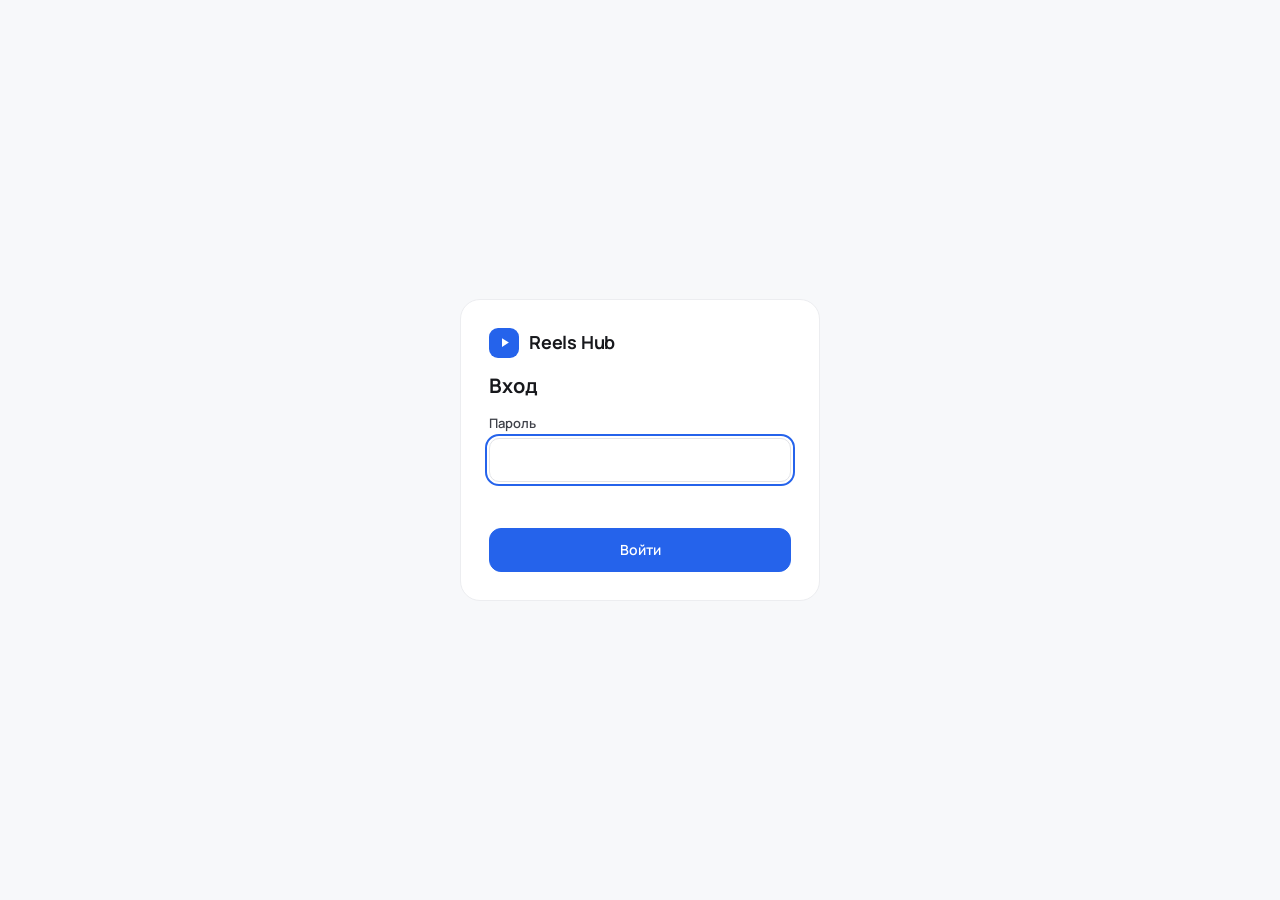
<file: index.html>
<!doctype html>
<html lang="ru">
<head>
<meta charset="utf-8">
<meta name="viewport" content="width=device-width, initial-scale=1, viewport-fit=cover">
<meta name="robots" content="noindex, nofollow">
<meta name="theme-color" content="#FFFFFF">
<title>Reels Hub</title>
<link rel="icon" href="assets/favicon.svg" type="image/svg+xml">
<link rel="preconnect" href="https://fonts.googleapis.com">
<link rel="preconnect" href="https://fonts.gstatic.com" crossorigin>
<link href="https://fonts.googleapis.com/css2?family=Manrope:wght@400;500;600;700&display=swap" rel="stylesheet">
<link rel="stylesheet" href="assets/style.css">
</head>
<body>
<div id="app"></div>
<script type="module" src="assets/app.js"></script>
</body>
</html>
</file>
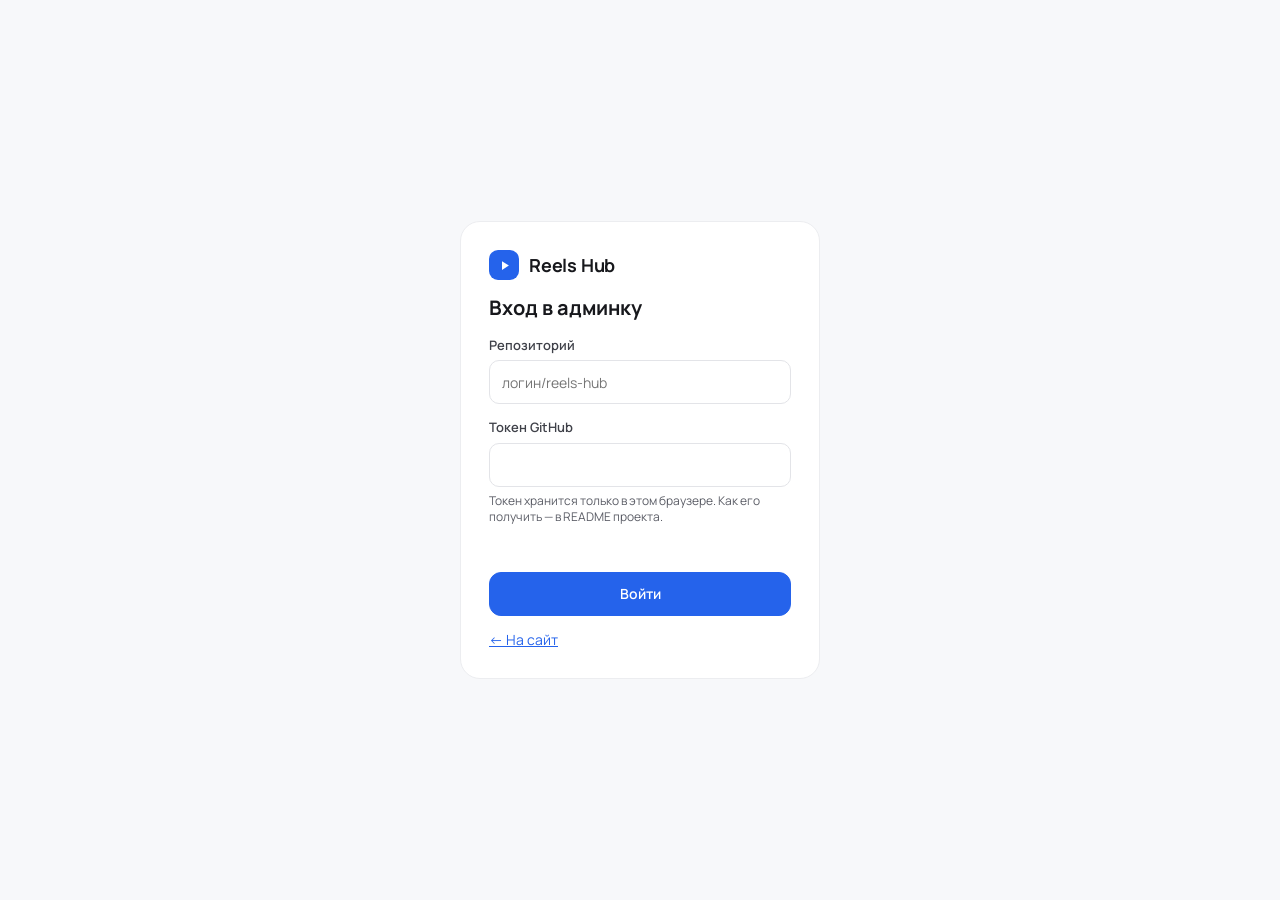
<file: admin.html>
<!doctype html>
<html lang="ru">
<head>
<meta charset="utf-8">
<meta name="viewport" content="width=device-width, initial-scale=1, viewport-fit=cover">
<meta name="robots" content="noindex, nofollow">
<title>Админка — Reels Hub</title>
<link rel="icon" href="assets/favicon.svg" type="image/svg+xml">
<link rel="preconnect" href="https://fonts.googleapis.com">
<link rel="preconnect" href="https://fonts.gstatic.com" crossorigin>
<link href="https://fonts.googleapis.com/css2?family=Manrope:wght@400;500;600;700&display=swap" rel="stylesheet">
<link rel="stylesheet" href="assets/style.css">
</head>
<body>
<div id="app"></div>
<script type="module" src="assets/admin.js"></script>
</body>
</html>
</file>
<file: assets/style.css>
:root {
  --accent: #2563EB;
  --accent-soft: #EEF3FE;
  --bg: #FFFFFF;
  --bg-alt: #F7F8FA;
  --chip: #F3F4F6;
  --line: #E3E4E8;
  --line-soft: #ECEDF0;
  --ink: #17181C;
  --ink-2: #3F4149;
  --muted: #5B5D66;
  --ok-bg: #E7F6EE; --ok: #146C43;
  --warn-bg: #FEF3E2; --warn: #8A4B08;
  --err: #B42318;
  --radius: 16px;
  color-scheme: light;
}

* { box-sizing: border-box; }
html, body { margin: 0; }
body {
  background: var(--bg);
  color: var(--ink);
  font-family: Manrope, system-ui, -apple-system, "Segoe UI", sans-serif;
  font-size: 15px;
  line-height: 1.4;
  -webkit-font-smoothing: antialiased;
}
button, input, select, textarea { font: inherit; color: inherit; }
button { cursor: pointer; }
a { color: var(--accent); }
svg { width: 20px; height: 20px; display: block; }
.sr-only { position: absolute; width: 1px; height: 1px; overflow: hidden; clip: rect(0 0 0 0); white-space: nowrap; }
:focus-visible { outline: 2px solid var(--accent); outline-offset: 2px; }

/* Шапка */
.top { position: sticky; top: 0; z-index: 10; background: rgba(255,255,255,0.94); backdrop-filter: blur(8px); border-bottom: 1px solid var(--line-soft); }
.top-in { max-width: 1360px; margin: 0 auto; padding: 10px 16px; display: flex; flex-wrap: wrap; align-items: center; gap: 10px 20px; }
.brand { display: flex; align-items: center; gap: 10px; text-decoration: none; color: var(--ink); font-weight: 700; font-size: 18px; letter-spacing: -0.2px; }
.logo { width: 30px; height: 30px; border-radius: 9px; background: var(--accent); color: #fff; display: grid; place-items: center; }
.logo svg { width: 15px; height: 15px; }
.tabs { display: flex; gap: 4px; padding: 4px; background: var(--chip); border-radius: 12px; }
.tabs a { min-height: 38px; padding: 0 18px; border-radius: 9px; display: flex; align-items: center; text-decoration: none; color: var(--muted); font-weight: 600; font-size: 14px; }
.tabs a[aria-current="page"] { background: #fff; color: var(--ink); box-shadow: 0 1px 2px rgba(0,0,0,0.06); }
.search { flex: 1 1 240px; max-width: 440px; height: 44px; display: flex; align-items: center; gap: 10px; padding: 0 14px; border: 1px solid var(--line); border-radius: 12px; background: #FAFAFB; color: var(--muted); }
.search input { flex: 1; min-width: 0; border: none; background: transparent; outline: none; color: var(--ink); }
.icon-link { margin-left: auto; width: 44px; height: 44px; border-radius: 12px; display: grid; place-items: center; color: var(--ink); border: 1px solid var(--line); background: #fff; text-decoration: none; }

@media (max-width: 700px) {
  .top-in { padding: 10px 12px; }
  .tabs { order: 3; flex: 1 1 100%; }
  .tabs a { flex: 1; justify-content: center; }
  .search { order: 4; flex: 1 1 100%; max-width: none; }
}

/* Раскладка */
.layout { max-width: 1360px; margin: 0 auto; padding: 20px 16px 120px; display: flex; flex-wrap: wrap; gap: 28px; }
.filters { flex: 1 1 220px; max-width: 250px; display: flex; flex-direction: column; gap: 24px; }
.content { flex: 999 1 560px; min-width: 0; }
.fgroup { display: flex; flex-direction: column; gap: 4px; }
.fgroup h2 { margin: 0 0 4px; padding: 0 12px; font-size: 12px; font-weight: 700; text-transform: uppercase; letter-spacing: 0.6px; color: var(--muted); }
.fbtn { min-height: 40px; text-align: left; padding: 0 12px; border: none; border-radius: 10px; background: transparent; font-size: 14px; font-weight: 500; white-space: nowrap; }
.fbtn:hover { background: var(--chip); }
.fbtn[aria-pressed="true"] { background: var(--accent-soft); color: var(--accent); font-weight: 700; }

@media (max-width: 860px) {
  .layout { padding-top: 12px; gap: 14px; }
  .filters { max-width: none; flex: 1 1 100%; flex-direction: row; gap: 8px; overflow-x: auto; scrollbar-width: none; margin: 0 -16px; padding: 0 16px; }
  .filters::-webkit-scrollbar { display: none; }
  .fgroup { flex-direction: row; gap: 8px; }
  .fgroup h2 { display: none; }
  .fgroup + .fgroup { padding-left: 8px; border-left: 1px solid var(--line); }
  .fbtn { min-height: 36px; border: 1px solid var(--line); border-radius: 999px; padding: 0 14px; font-weight: 600; }
  .fbtn[aria-pressed="true"] { background: var(--accent); border-color: var(--accent); color: #fff; }
}

.head { display: flex; flex-wrap: wrap; align-items: baseline; justify-content: space-between; gap: 6px 12px; margin-bottom: 16px; }
.head h1 { margin: 0; font-size: 22px; letter-spacing: -0.3px; }
.meta { font-size: 13px; color: var(--muted); }

/* Карточки видео */
.grid { display: grid; grid-template-columns: repeat(auto-fill, minmax(170px, 1fr)); gap: 22px 16px; }
@media (max-width: 420px) { .grid { grid-template-columns: repeat(2, minmax(0, 1fr)); gap: 16px 12px; } }
.card { display: flex; flex-direction: column; gap: 8px; min-width: 0; }
.thumb { position: relative; aspect-ratio: 9 / 16; border-radius: var(--radius); overflow: hidden; background: #E9EDF5; border: none; padding: 0; display: block; width: 100%; }
.thumb img { width: 100%; height: 100%; object-fit: cover; display: block; }
.thumb .playdot { position: absolute; inset: 0; margin: auto; width: 46px; height: 46px; border-radius: 999px; background: rgba(255,255,255,0.92); color: var(--ink); display: grid; place-items: center; }
.badge { position: absolute; top: 8px; left: 8px; font-size: 11px; font-weight: 700; background: rgba(255,255,255,0.92); color: var(--ink); padding: 4px 8px; border-radius: 999px; }
.pin { position: absolute; top: 8px; right: 8px; font-size: 11px; font-weight: 700; background: var(--accent); color: #fff; padding: 4px 8px; border-radius: 999px; }
.dur { position: absolute; bottom: 8px; left: 8px; font-size: 11px; font-weight: 600; color: #fff; background: rgba(23,24,28,0.62); padding: 3px 7px; border-radius: 6px; }
.views { position: absolute; bottom: 8px; right: 8px; font-size: 11px; font-weight: 600; color: #fff; background: rgba(23,24,28,0.62); padding: 3px 7px; border-radius: 6px; }
.card-row { display: flex; align-items: flex-start; gap: 8px; }
.card-title { flex: 1; min-width: 0; font-size: 13px; font-weight: 600; line-height: 1.3; display: -webkit-box; -webkit-line-clamp: 2; -webkit-box-orient: vertical; overflow: hidden; }
.card-sub { font-size: 12px; color: var(--muted); white-space: nowrap; overflow: hidden; text-overflow: ellipsis; }
.btn-icon { flex: none; width: 44px; height: 44px; border: 1px solid var(--line); background: #fff; border-radius: 12px; display: grid; place-items: center; color: var(--accent); text-decoration: none; }
.btn-icon:hover { background: var(--accent-soft); }

.empty { padding: 48px 20px; text-align: center; color: var(--muted); border: 1px dashed var(--line); border-radius: var(--radius); }
.empty strong { display: block; color: var(--ink); font-size: 16px; margin-bottom: 6px; }

/* Музыка */
.tracks { display: flex; flex-direction: column; gap: 2px; max-width: 860px; }
.track { display: flex; align-items: center; gap: 12px; padding: 8px; border-radius: 14px; }
.track:hover, .track.is-playing { background: #F5F7FE; }
.track .n { width: 22px; text-align: right; font-size: 13px; font-weight: 600; color: var(--muted); flex: none; }
.cover { position: relative; width: 52px; height: 52px; border-radius: 10px; overflow: hidden; background: #E9EDF5; flex: none; border: none; padding: 0; display: grid; place-items: center; color: var(--ink); }
.cover img { position: absolute; inset: 0; width: 100%; height: 100%; object-fit: cover; }
.cover .ov { position: relative; width: 30px; height: 30px; border-radius: 999px; background: rgba(255,255,255,0.92); display: grid; place-items: center; }
.cover .ov svg { width: 14px; height: 14px; }
.track .info { flex: 1; min-width: 0; display: flex; flex-direction: column; gap: 2px; }
.track .t { font-weight: 600; white-space: nowrap; overflow: hidden; text-overflow: ellipsis; }
.track .a { font-size: 13px; color: var(--muted); white-space: nowrap; overflow: hidden; text-overflow: ellipsis; }

.player { position: fixed; left: 12px; right: 12px; bottom: 14px; z-index: 20; max-width: 640px; margin: 0 auto; min-height: 68px; padding: 10px; background: #fff; border: 1px solid var(--line); border-radius: 18px; box-shadow: 0 8px 24px rgba(23,24,28,0.1); display: flex; align-items: center; gap: 12px; }
.player[hidden] { display: none; }
.player .info { flex: 1; min-width: 0; display: flex; flex-direction: column; gap: 6px; }
.player .t { font-size: 14px; font-weight: 600; white-space: nowrap; overflow: hidden; text-overflow: ellipsis; }
.bar { height: 4px; border-radius: 999px; background: #E9EAEE; overflow: hidden; }
.bar > div { height: 100%; width: 0; background: var(--accent); }
.round { width: 44px; height: 44px; border-radius: 999px; border: none; background: var(--accent); color: #fff; display: grid; place-items: center; flex: none; }

/* Просмотр ролика */
.viewer { position: fixed; inset: 0; z-index: 30; background: rgba(23,24,28,0.55); display: grid; place-items: center; padding: 16px; }
.viewer[hidden] { display: none; }
.viewer-box { background: #fff; border-radius: 20px; width: min(420px, 100%); max-height: calc(100vh - 32px); display: flex; flex-direction: column; overflow: hidden; }
.viewer-media { background: #111; aspect-ratio: 9 / 16; max-height: calc(100vh - 170px); width: 100%; display: grid; place-items: center; }
.viewer-media video, .viewer-media iframe, .viewer-media img { width: 100%; height: 100%; border: 0; object-fit: contain; }
.viewer-bar { padding: 12px; display: flex; align-items: center; gap: 10px; }
.viewer-bar .info { flex: 1; min-width: 0; }
.viewer-bar .t { font-size: 14px; font-weight: 600; display: -webkit-box; -webkit-line-clamp: 2; -webkit-box-orient: vertical; overflow: hidden; }
.btn { min-height: 44px; padding: 0 16px; border-radius: 12px; border: 1px solid var(--line); background: #fff; font-weight: 600; font-size: 14px; display: inline-flex; align-items: center; gap: 8px; text-decoration: none; color: var(--ink); }
.btn svg { width: 18px; height: 18px; }
.btn.primary { background: var(--accent); border-color: var(--accent); color: #fff; }
.btn.danger { color: var(--err); }
.btn:disabled { opacity: 0.5; cursor: default; }
.close { position: absolute; top: 14px; right: 14px; width: 44px; height: 44px; border-radius: 999px; border: none; background: #fff; display: grid; place-items: center; }

/* Вход */
.gate { min-height: 100vh; display: grid; place-items: center; padding: 16px; background: var(--bg-alt); }
.gate form { width: min(360px, 100%); background: #fff; border: 1px solid var(--line-soft); border-radius: 20px; padding: 28px; display: flex; flex-direction: column; gap: 14px; }
.gate h1 { margin: 0; font-size: 20px; }
.field { display: flex; flex-direction: column; gap: 6px; font-size: 13px; font-weight: 600; color: var(--ink-2); }
.field input, .field select, .field textarea { min-height: 44px; padding: 0 12px; border: 1px solid var(--line); border-radius: 10px; background: #fff; font-size: 14px; font-weight: 400; color: var(--ink); }
.field textarea { padding: 10px 12px; min-height: 80px; resize: vertical; }
.field .hint { font-weight: 400; color: var(--muted); font-size: 12px; }
.err { color: var(--err); font-size: 13px; min-height: 18px; }

/* Админка */
.admin { min-height: 100vh; background: var(--bg-alt); display: flex; flex-wrap: wrap; }
.side { flex: 1 1 230px; max-width: 270px; background: #fff; border-right: 1px solid var(--line-soft); padding: 18px 12px; display: flex; flex-direction: column; gap: 4px; }
.side .brand { padding: 0 8px 16px; }
.side .brand small { display: block; font-size: 12px; font-weight: 500; color: var(--muted); }
.side-nav { display: flex; flex-direction: column; gap: 4px; }
.main { flex: 999 1 560px; min-width: 0; padding: 26px 28px 60px; max-width: 1100px; display: flex; flex-direction: column; gap: 18px; }
.main-head { display: flex; flex-wrap: wrap; align-items: center; justify-content: space-between; gap: 12px; }
.main-head h1 { margin: 0; font-size: 24px; letter-spacing: -0.3px; }
.main-head p { margin: 4px 0 0; color: var(--muted); font-size: 14px; }
.panel { background: #fff; border: 1px solid var(--line-soft); border-radius: var(--radius); padding: 20px; display: flex; flex-direction: column; gap: 14px; }
.panel h2 { margin: 0; font-size: 16px; }
.panel.list { padding: 0; gap: 0; overflow: hidden; }
.row { display: flex; flex-wrap: wrap; align-items: center; gap: 10px 16px; padding: 14px 20px; border-bottom: 1px solid #F0F1F3; }
.row:last-child { border-bottom: none; }
.row .info { flex: 1 1 220px; min-width: 0; display: flex; flex-direction: column; gap: 3px; }
.row .t { font-weight: 700; }
.row .s { font-size: 13px; color: var(--muted); }
.cols { display: grid; grid-template-columns: repeat(auto-fit, minmax(280px, 1fr)); gap: 18px; }
.status { font-size: 12px; font-weight: 700; padding: 5px 10px; border-radius: 999px; background: var(--chip); color: var(--muted); white-space: nowrap; }
.status.ok { background: var(--ok-bg); color: var(--ok); }
.status.warn { background: var(--warn-bg); color: var(--warn); }
.switch { width: 48px; height: 28px; flex: none; border: none; padding: 3px; border-radius: 999px; background: #D5D7DD; display: flex; justify-content: flex-start; }
.switch::after { content: ""; width: 22px; height: 22px; border-radius: 999px; background: #fff; box-shadow: 0 1px 2px rgba(0,0,0,0.2); }
.switch[aria-checked="true"] { background: var(--accent); justify-content: flex-end; }
.mini { width: 36px; height: 64px; border-radius: 8px; background: #E9EDF5; object-fit: cover; flex: none; }
.savebar { position: sticky; bottom: 14px; display: flex; align-items: center; gap: 12px; padding: 12px 16px; background: #fff; border: 1px solid var(--line); border-radius: 14px; box-shadow: 0 6px 20px rgba(23,24,28,0.08); }
.savebar .msg { flex: 1; font-size: 14px; color: var(--muted); }
.toolbar { display: flex; flex-wrap: wrap; gap: 8px; }
@media (max-width: 760px) {
  .side { max-width: none; flex: 1 1 100%; border-right: none; border-bottom: 1px solid var(--line-soft); padding: 12px; }
  .side .brand { padding-bottom: 8px; }
  .side-nav { flex-direction: row; overflow-x: auto; }
  .main { padding: 18px 14px 60px; }
}
.btn[aria-pressed="true"] { background: var(--accent-soft); color: var(--accent); border-color: var(--accent); }
</file>
